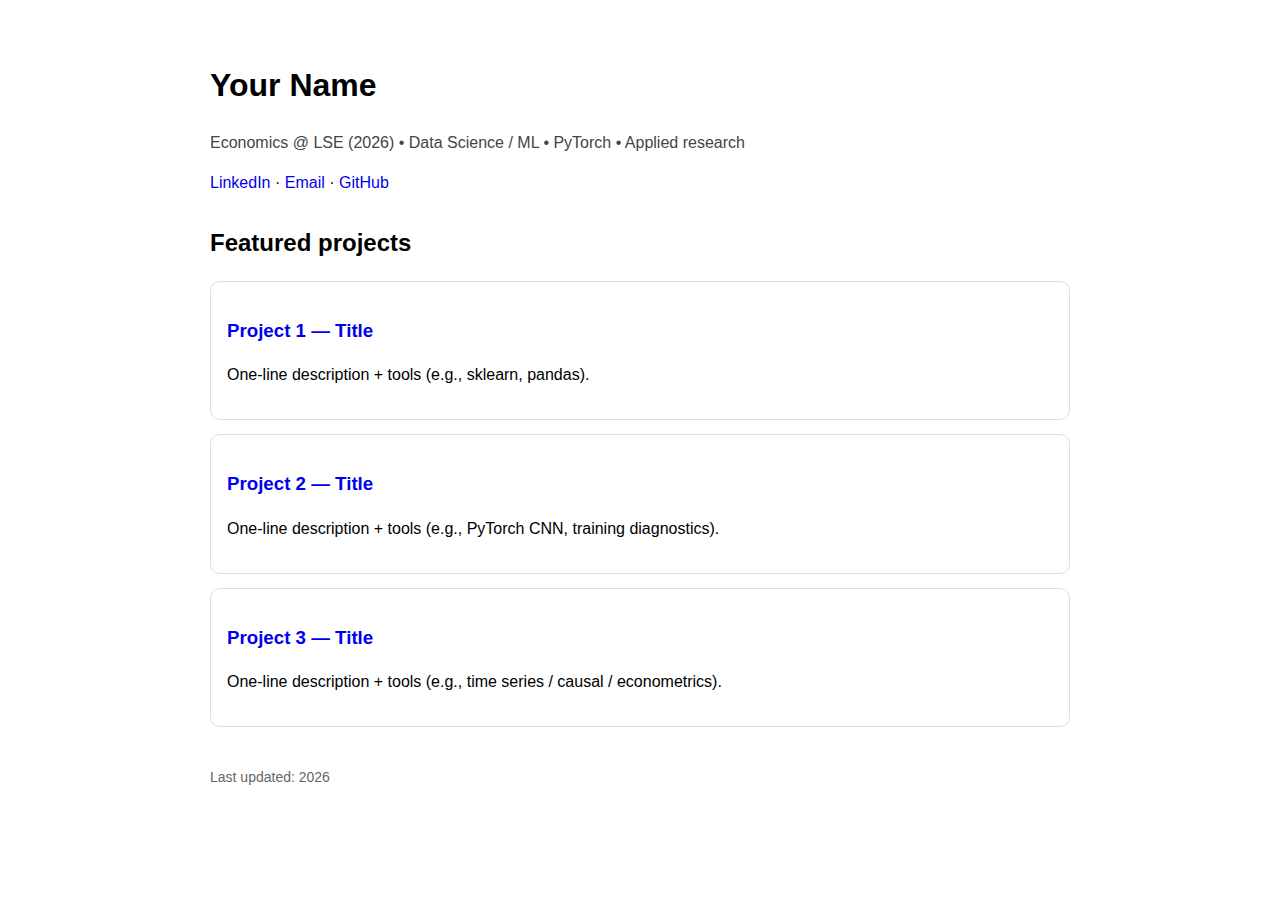
<file: index.html>
<!doctype html>
<html lang="en">
<head>
  <meta charset="utf-8" />
  <meta name="viewport" content="width=device-width, initial-scale=1" />
  <title>Your Name — ML Portfolio</title>
  <link rel="stylesheet" href="assets/style.css" />
</head>
<body>
  <main class="container">
    <header class="header">
      <h1>Your Name</h1>
      <p class="subtitle">Economics @ LSE (2026) • Data Science / ML • PyTorch • Applied research</p>
      <p class="links">
        <a href="https://www.linkedin.com/in/YOUR-LINKEDIN">LinkedIn</a>
        <span> · </span>
        <a href="mailto:YOUR.EMAIL@example.com">Email</a>
        <span> · </span>
        <a href="https://github.com/YOURUSERNAME">GitHub</a>
      </p>
    </header>

    <section>
      <h2>Featured projects</h2>

      <div class="card">
        <h3><a href="projects/project-1/index.html">Project 1 — Title</a></h3>
        <p>One-line description + tools (e.g., sklearn, pandas).</p>
      </div>

      <div class="card">
        <h3><a href="projects/project-2/index.html">Project 2 — Title</a></h3>
        <p>One-line description + tools (e.g., PyTorch CNN, training diagnostics).</p>
      </div>

      <div class="card">
        <h3><a href="projects/project-3/index.html">Project 3 — Title</a></h3>
        <p>One-line description + tools (e.g., time series / causal / econometrics).</p>
      </div>
    </section>

    <footer class="footer">
      <p>Last updated: 2026</p>
    </footer>
  </main>
</body>
</html>
</file>
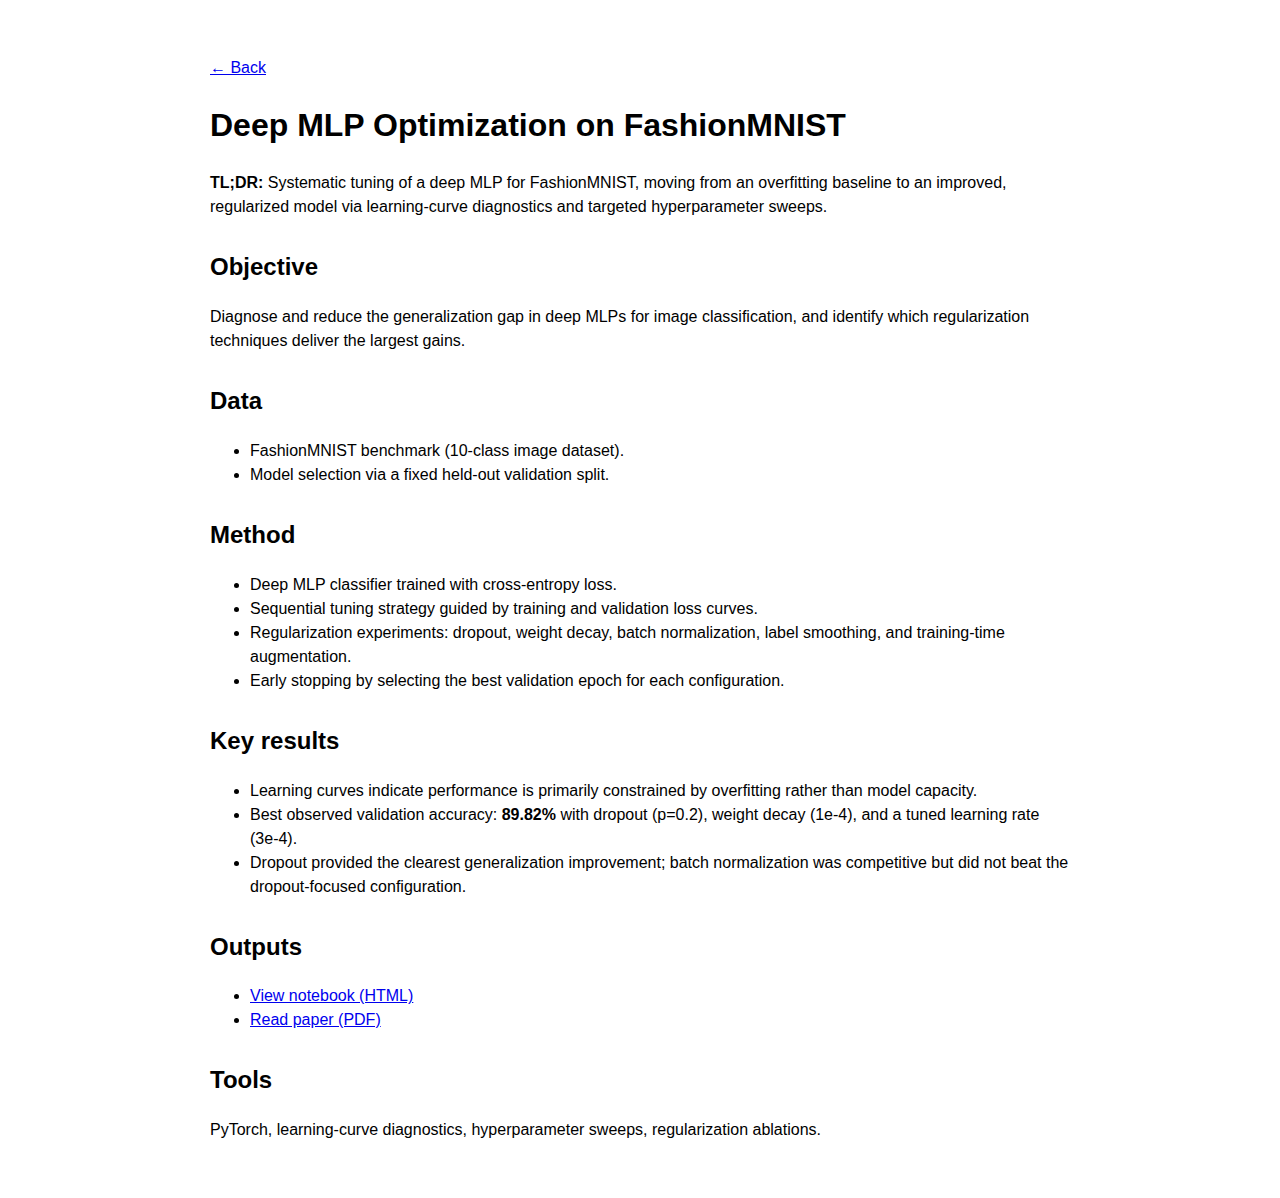
<file: projects/deepmlp-finetune/index.html>
<!doctype html>
<html lang="en">
<head>
  <meta charset="utf-8" />
  <meta name="viewport" content="width=device-width, initial-scale=1" />
  <title>Deep MLP Optimization on FashionMNIST</title>
  <link rel="stylesheet" href="../../assets/style.css" />
</head>
<body>
  <main class="container">
    <p><a href="../../index.html">← Back</a></p>

    <h1>Deep MLP Optimization on FashionMNIST</h1>
    <p><strong>TL;DR:</strong> Systematic tuning of a deep MLP for FashionMNIST, moving from an overfitting baseline to an improved, regularized model via learning-curve diagnostics and targeted hyperparameter sweeps.</p>

    <h2>Objective</h2>
    <p>Diagnose and reduce the generalization gap in deep MLPs for image classification, and identify which regularization techniques deliver the largest gains.</p>

    <h2>Data</h2>
    <ul>
      <li>FashionMNIST benchmark (10-class image dataset).</li>
      <li>Model selection via a fixed held-out validation split.</li>
    </ul>

    <h2>Method</h2>
    <ul>
      <li>Deep MLP classifier trained with cross-entropy loss.</li>
      <li>Sequential tuning strategy guided by training and validation loss curves.</li>
      <li>Regularization experiments: dropout, weight decay, batch normalization, label smoothing, and training-time augmentation.</li>
      <li>Early stopping by selecting the best validation epoch for each configuration.</li>
    </ul>

    <h2>Key results</h2>
    <ul>
      <li>Learning curves indicate performance is primarily constrained by overfitting rather than model capacity.</li>
      <li>Best observed validation accuracy: <strong>89.82%</strong> with dropout (p=0.2), weight decay (1e-4), and a tuned learning rate (3e-4).</li>
      <li>Dropout provided the clearest generalization improvement; batch normalization was competitive but did not beat the dropout-focused configuration.</li>
    </ul>

    <h2>Outputs</h2>
    <ul>
      <li><a href="./report.html">View notebook (HTML)</a></li>
      <li><a href="./paper/DeepMLP.pdf">Read paper (PDF)</a></li>
    </ul>

    <h2>Tools</h2>
    <p>PyTorch, learning-curve diagnostics, hyperparameter sweeps, regularization ablations.</p>
  </main>
</body>
</html>
</file>
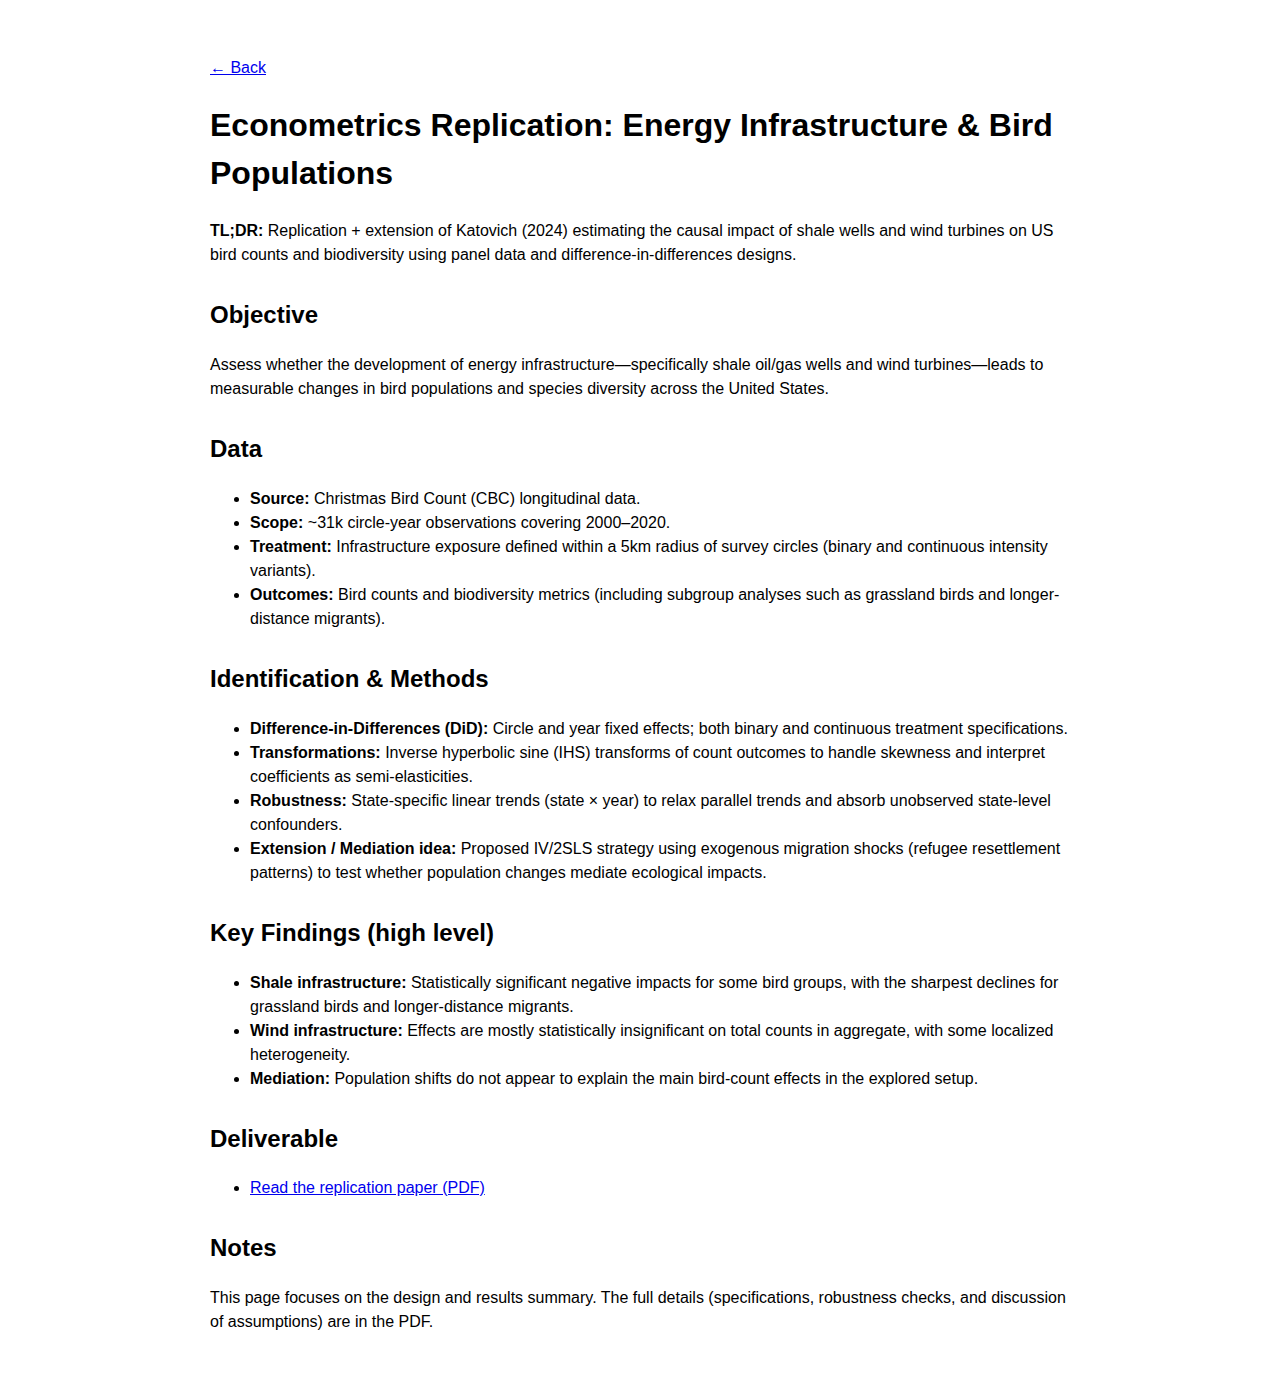
<file: projects/econometrics-replication/index.html>
<!doctype html>
<html lang="en">
<head>
  <meta charset="utf-8" />
  <meta name="viewport" content="width=device-width, initial-scale=1" />
  <title>Econometrics Replication: Energy Infrastructure & Bird Populations</title>
  <link rel="stylesheet" href="../../assets/style.css" />
</head>
<body>
  <main class="container">
    <p><a href="../../index.html">← Back</a></p>

    <h1>Econometrics Replication: Energy Infrastructure & Bird Populations</h1>
    <p><strong>TL;DR:</strong> Replication + extension of Katovich (2024) estimating the causal impact of shale wells and wind turbines on US bird counts and biodiversity using panel data and difference-in-differences designs.</p>

    <h2>Objective</h2>
    <p>Assess whether the development of energy infrastructure—specifically shale oil/gas wells and wind turbines—leads to measurable changes in bird populations and species diversity across the United States.</p>

    <h2>Data</h2>
    <ul>
      <li><strong>Source:</strong> Christmas Bird Count (CBC) longitudinal data.</li>
      <li><strong>Scope:</strong> ~31k circle-year observations covering 2000–2020.</li>
      <li><strong>Treatment:</strong> Infrastructure exposure defined within a 5km radius of survey circles (binary and continuous intensity variants).</li>
      <li><strong>Outcomes:</strong> Bird counts and biodiversity metrics (including subgroup analyses such as grassland birds and longer-distance migrants).</li>
    </ul>

    <h2>Identification & Methods</h2>
    <ul>
      <li><strong>Difference-in-Differences (DiD):</strong> Circle and year fixed effects; both binary and continuous treatment specifications.</li>
      <li><strong>Transformations:</strong> Inverse hyperbolic sine (IHS) transforms of count outcomes to handle skewness and interpret coefficients as semi-elasticities.</li>
      <li><strong>Robustness:</strong> State-specific linear trends (state × year) to relax parallel trends and absorb unobserved state-level confounders.</li>
      <li><strong>Extension / Mediation idea:</strong> Proposed IV/2SLS strategy using exogenous migration shocks (refugee resettlement patterns) to test whether population changes mediate ecological impacts.</li>
    </ul>

    <h2>Key Findings (high level)</h2>
    <ul>
      <li><strong>Shale infrastructure:</strong> Statistically significant negative impacts for some bird groups, with the sharpest declines for grassland birds and longer-distance migrants.</li>
      <li><strong>Wind infrastructure:</strong> Effects are mostly statistically insignificant on total counts in aggregate, with some localized heterogeneity.</li>
      <li><strong>Mediation:</strong> Population shifts do not appear to explain the main bird-count effects in the explored setup.</li>
    </ul>

    <h2>Deliverable</h2>
    <ul>
      <li><a href="./paper/Katovich_replication.pdf">Read the replication paper (PDF)</a></li>
    </ul>

    <h2>Notes</h2>
    <p>This page focuses on the design and results summary. The full details (specifications, robustness checks, and discussion of assumptions) are in the PDF.</p>
  </main>
</body>
</html>
</file>
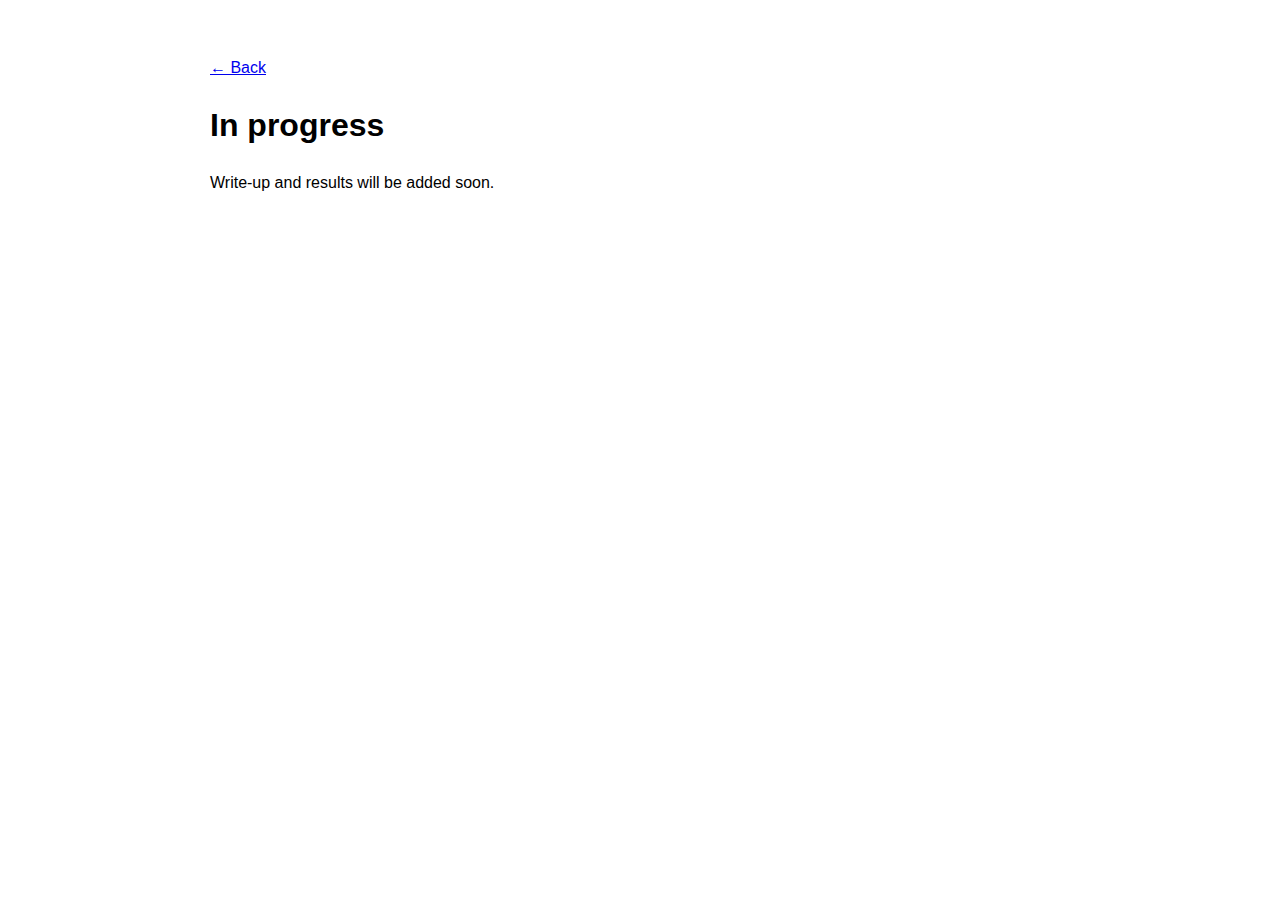
<file: projects/in-progress-ts/index.html>
<!doctype html>
<html lang="en">
<head>
  <meta charset="utf-8" />
  <meta name="viewport" content="width=device-width, initial-scale=1" />
  <title>In Progress</title>
  <link rel="stylesheet" href="../../assets/style.css" />
</head>
<body>
  <main class="container">
    <p><a href="../../index.html">← Back</a></p>
    <h1>In progress</h1>
    <p>Write-up and results will be added soon.</p>
  </main>
</body>
</html>
</file>
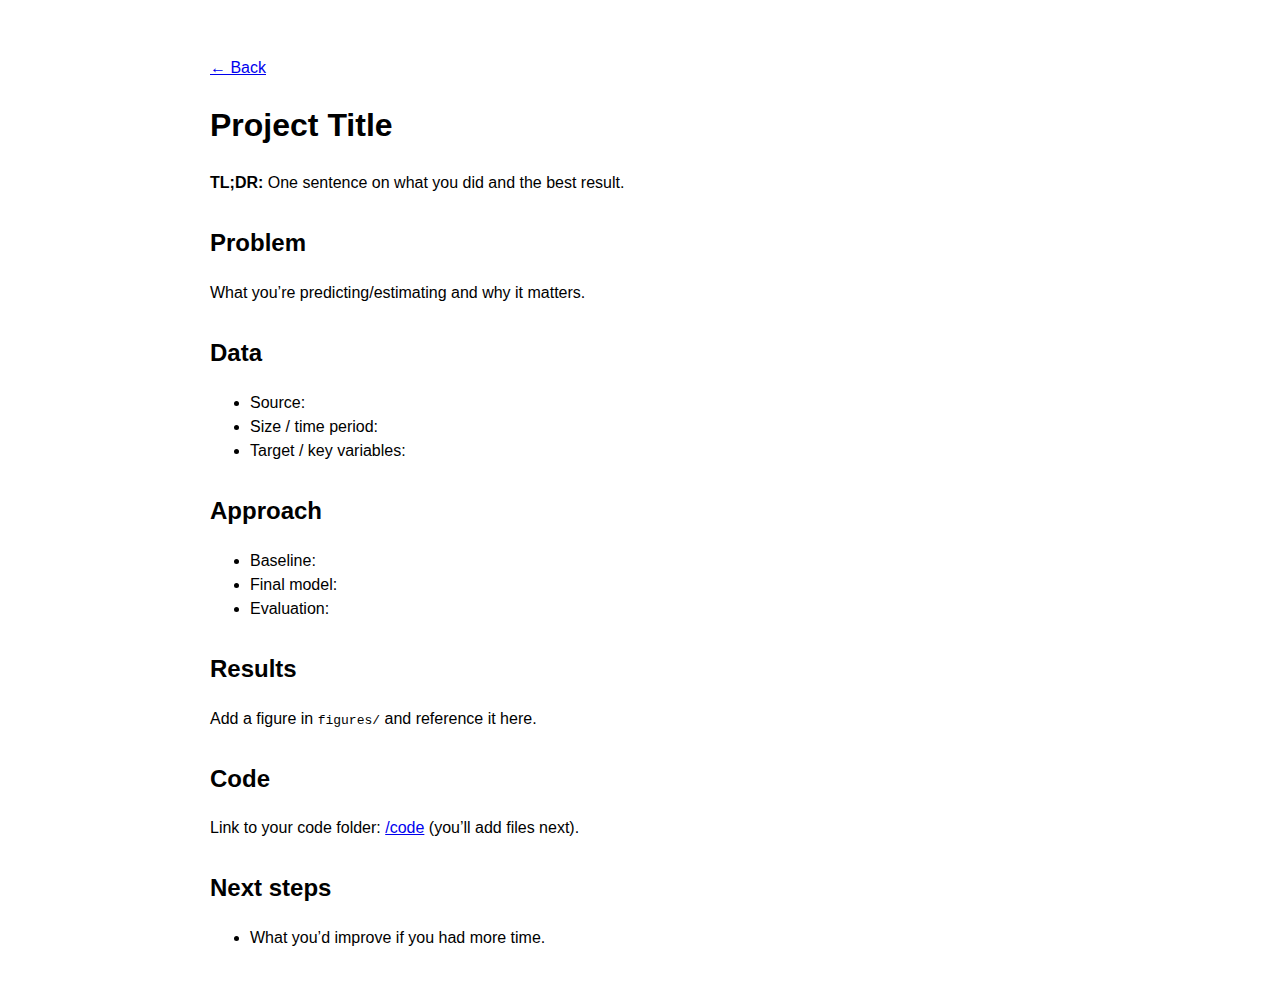
<file: projects/project-1/index.html>
<!doctype html>
<html lang="en">
<head>
  <meta charset="utf-8" />
  <meta name="viewport" content="width=device-width, initial-scale=1" />
  <title>Project Title</title>
  <link rel="stylesheet" href="../../assets/style.css" />
</head>
<body>
  <main class="container">
    <p><a href="../../index.html">← Back</a></p>

    <h1>Project Title</h1>
    <p><strong>TL;DR:</strong> One sentence on what you did and the best result.</p>

    <h2>Problem</h2>
    <p>What you’re predicting/estimating and why it matters.</p>

    <h2>Data</h2>
    <ul>
      <li>Source:</li>
      <li>Size / time period:</li>
      <li>Target / key variables:</li>
    </ul>

    <h2>Approach</h2>
    <ul>
      <li>Baseline:</li>
      <li>Final model:</li>
      <li>Evaluation:</li>
    </ul>

    <h2>Results</h2>
    <p>Add a figure in <code>figures/</code> and reference it here.</p>

    <h2>Code</h2>
    <p>Link to your code folder: <a href="../../code/">/code</a> (you’ll add files next).</p>

    <h2>Next steps</h2>
    <ul>
      <li>What you’d improve if you had more time.</li>
    </ul>
  </main>
</body>
</html>
</file>
<file: assets/style.css>
body { font-family: -apple-system, BlinkMacSystemFont, Segoe UI, Roboto, Arial, sans-serif; margin: 0; line-height: 1.5; }
.container { max-width: 860px; margin: 0 auto; padding: 40px 20px; }
.header { margin-bottom: 30px; }
.subtitle { color: #444; margin-top: 6px; }
.links a { text-decoration: none; }
h2 { margin-top: 30px; }
.card { border: 1px solid #ddd; border-radius: 10px; padding: 16px; margin: 14px 0; }
.card a { text-decoration: none; }
.footer { margin-top: 40px; color: #666; font-size: 14px; }
</file>
